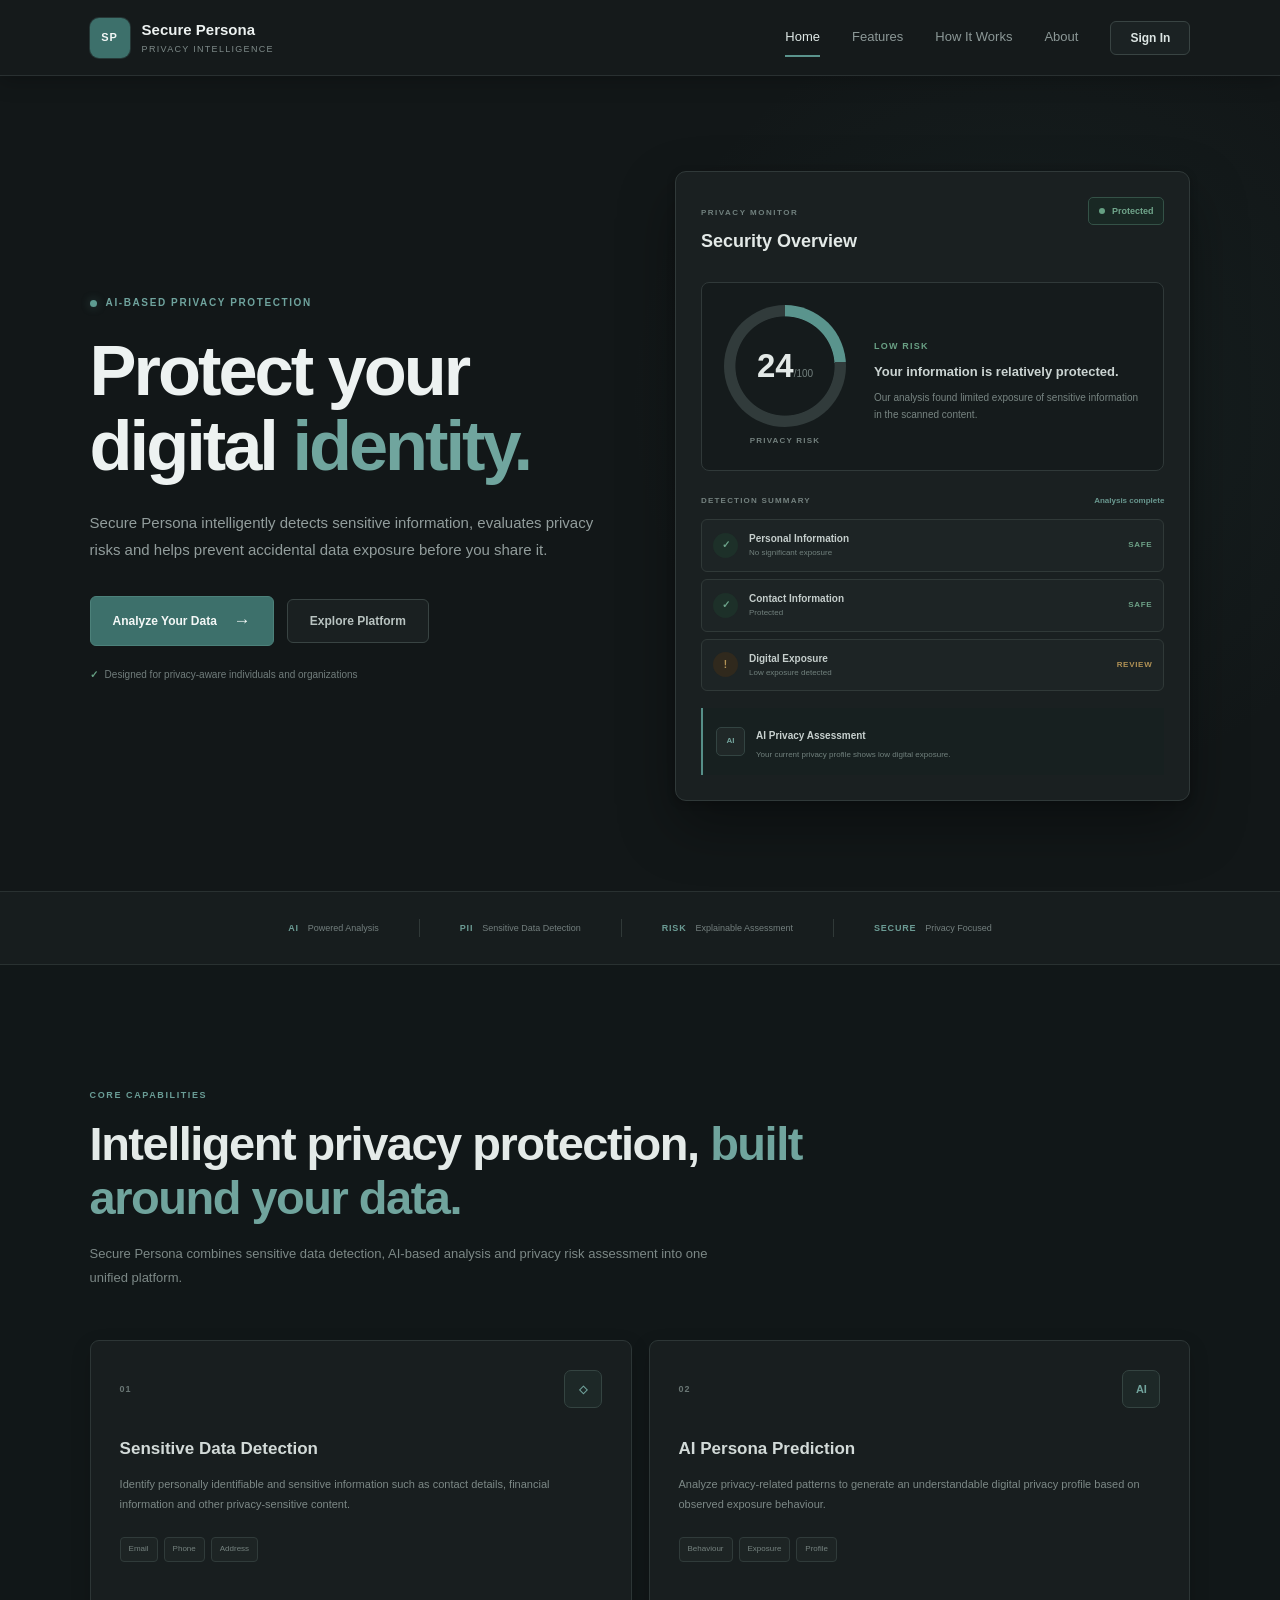
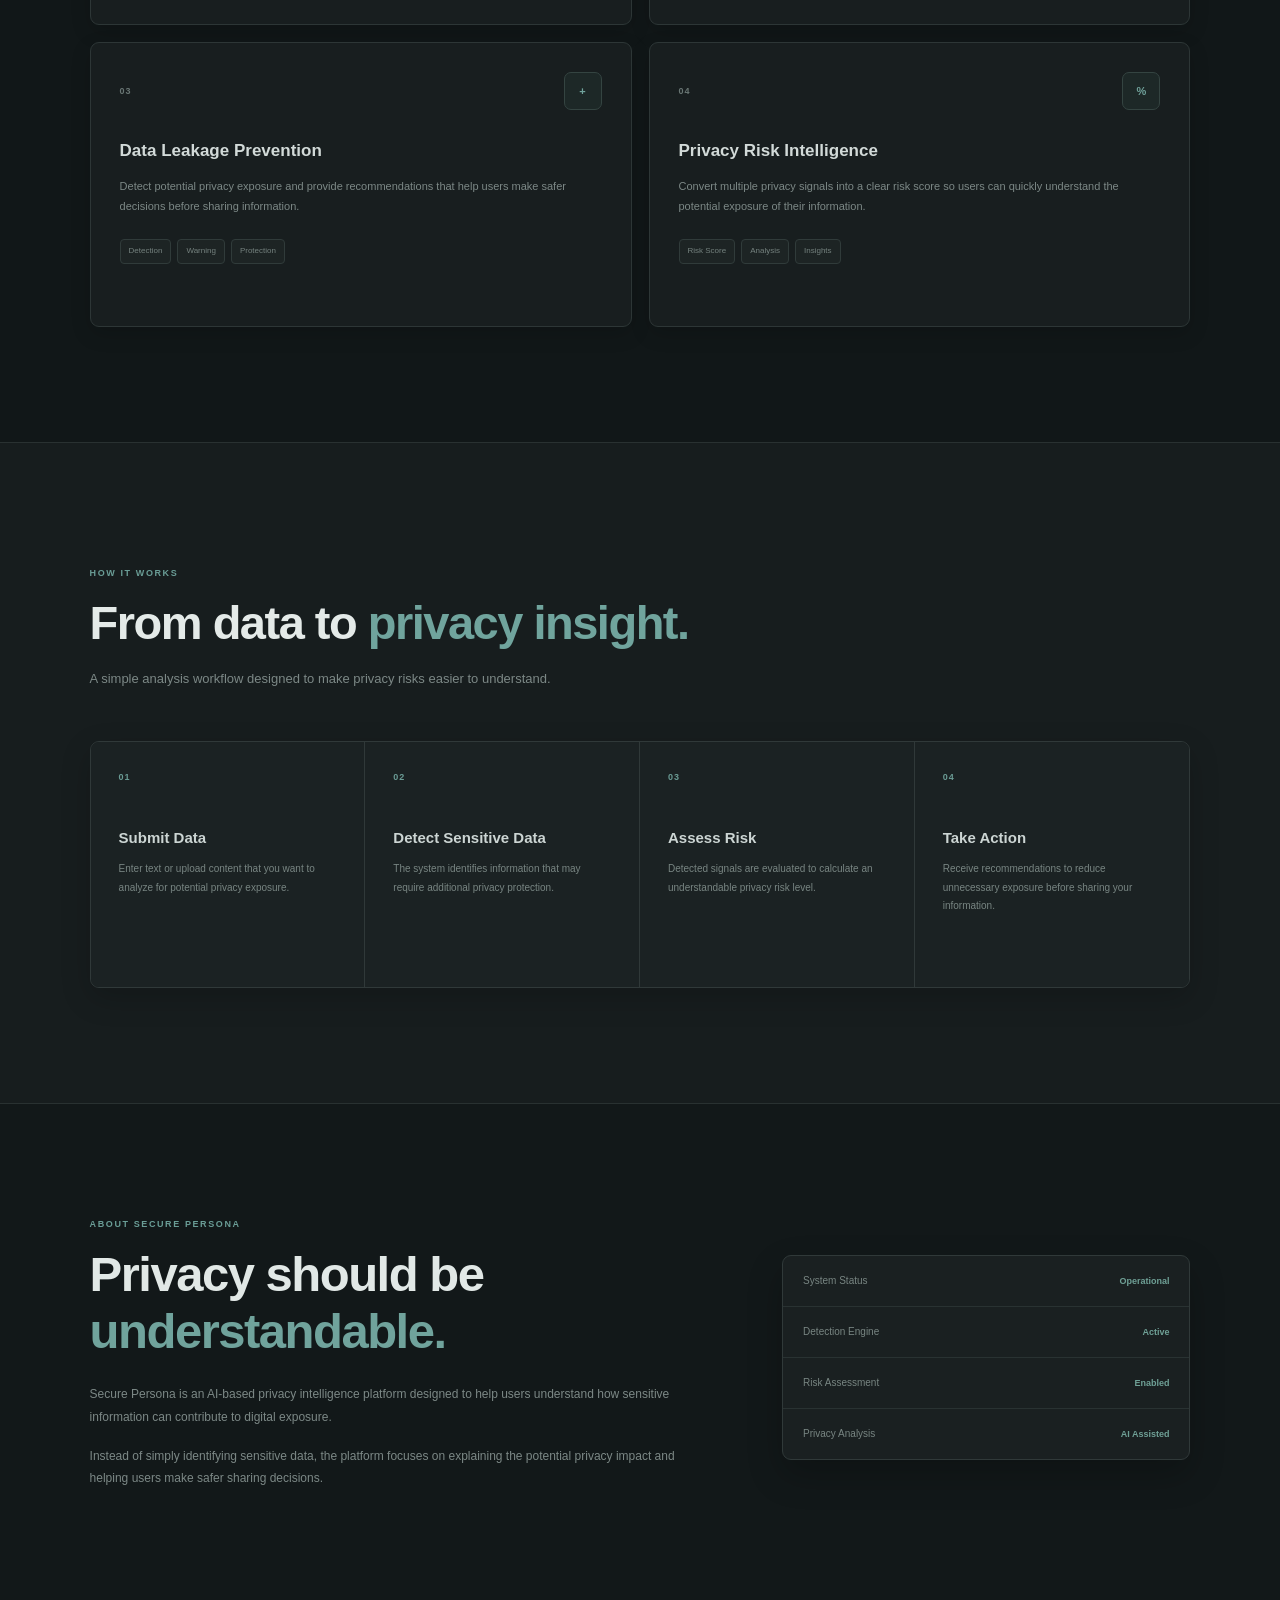
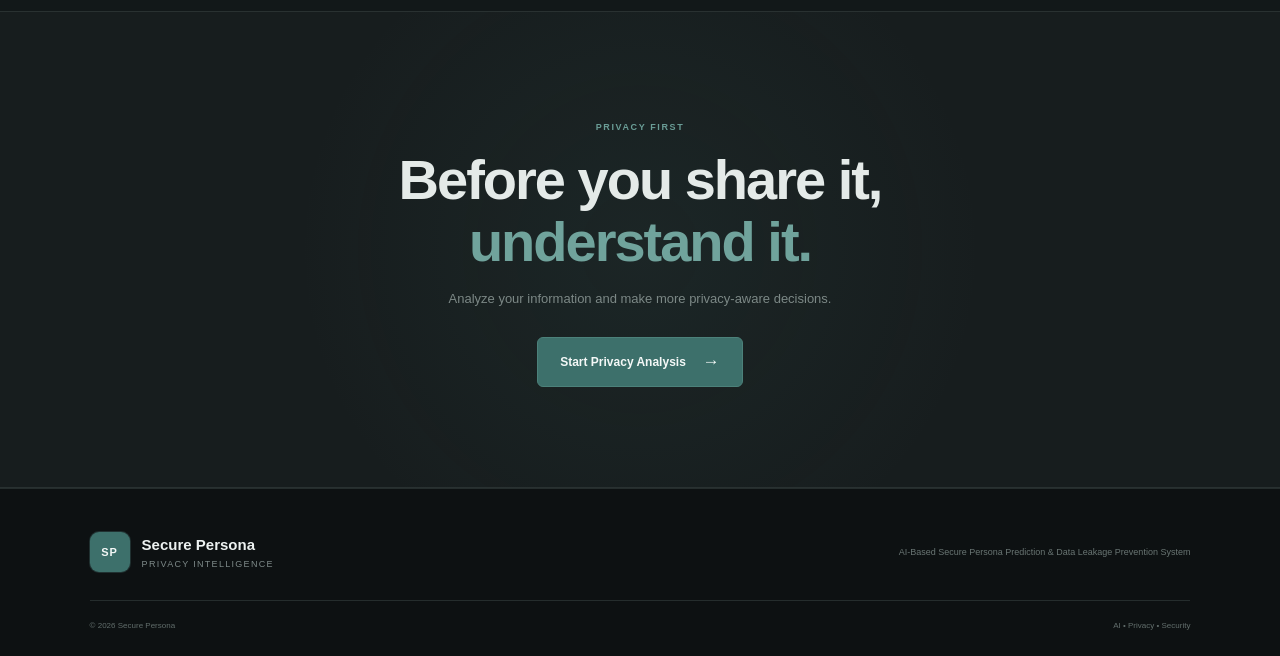
<file: frontend/index.html>
<!DOCTYPE html>
<html lang="en">

<head>
    <meta charset="UTF-8">
    <meta name="viewport" content="width=device-width, initial-scale=1.0">

    <title>Secure Persona | Privacy Risk Detection</title>

    <link rel="stylesheet" href="css/style.css">
</head>

<body>

    <!-- NAVIGATION -->

    <header class="navbar">

        <div class="brand">
            <div class="brand-mark">SP</div>

            <div class="brand-text">
                <strong>Secure Persona</strong>
                <span>Privacy Intelligence</span>
            </div>
        </div>

        <nav class="nav-links">

            <a href="#home" class="active">Home</a>
            <a href="#features">Features</a>
            <a href="#how-it-works">How It Works</a>
            <a href="#about">About</a>

            <button class="nav-login" onclick="goToLogin()">
                Sign In
            </button>

        </nav>

    </header>


    <!-- HERO SECTION -->

    <main>

        <section class="hero" id="home">

            <div class="hero-content">

                <div class="eyebrow">
                    <span class="eyebrow-dot"></span>
                    AI-BASED PRIVACY PROTECTION
                </div>

                <h1>
                    Protect your digital
                    <span>identity.</span>
                </h1>

                <p class="hero-text">

                    Secure Persona intelligently detects sensitive
                    information, evaluates privacy risks and helps
                    prevent accidental data exposure before you share it.

                </p>

                <div class="hero-actions">

                    <button class="primary-button" onclick="startScanning()">
                        Analyze Your Data
                        <span>→</span>
                    </button>

                    <button class="secondary-button" onclick="learnMore()">
                        Explore Platform
                    </button>

                </div>

                <div class="hero-note">

                    <span>✓</span>
                    Designed for privacy-aware individuals and organizations

                </div>

            </div>


            <!-- DASHBOARD PREVIEW -->

            <div class="dashboard-container">

                <div class="dashboard">

                    <div class="dashboard-header">

                        <div class="dashboard-title">

                            <span class="small-label">
                                PRIVACY MONITOR
                            </span>

                            <h3>
                                Security Overview
                            </h3>

                        </div>

                        <div class="protected-badge">
                            <span></span>
                            Protected
                        </div>

                    </div>


                    <!-- RISK SCORE -->

                    <div class="risk-section">

                        <div class="risk-score">

                            <div class="score-ring">

                                <div class="score-center">

                                    <strong>24</strong>

                                    <span>/100</span>

                                </div>

                            </div>

                            <span class="score-label">
                                PRIVACY RISK
                            </span>

                        </div>


                        <div class="risk-details">

                            <span class="risk-status">
                                LOW RISK
                            </span>

                            <h4>
                                Your information is relatively protected.
                            </h4>

                            <p>
                                Our analysis found limited exposure of
                                sensitive information in the scanned content.
                            </p>

                        </div>

                    </div>


                    <!-- ANALYSIS -->

                    <div class="analysis-header">

                        <span>
                            DETECTION SUMMARY
                        </span>

                        <span class="analysis-status">
                            Analysis complete
                        </span>

                    </div>


                    <div class="analysis-list">

                        <div class="analysis-item">

                            <div class="analysis-icon">
                                ✓
                            </div>

                            <div class="analysis-info">

                                <strong>
                                    Personal Information
                                </strong>

                                <span>
                                    No significant exposure
                                </span>

                            </div>

                            <span class="safe-label">
                                SAFE
                            </span>

                        </div>


                        <div class="analysis-item">

                            <div class="analysis-icon">
                                ✓
                            </div>

                            <div class="analysis-info">

                                <strong>
                                    Contact Information
                                </strong>

                                <span>
                                    Protected
                                </span>

                            </div>

                            <span class="safe-label">
                                SAFE
                            </span>

                        </div>


                        <div class="analysis-item warning-item">

                            <div class="analysis-icon warning-icon">
                                !
                            </div>

                            <div class="analysis-info">

                                <strong>
                                    Digital Exposure
                                </strong>

                                <span>
                                    Low exposure detected
                                </span>

                            </div>

                            <span class="warning-label">
                                REVIEW
                            </span>

                        </div>

                    </div>


                    <!-- AI ASSESSMENT -->

                    <div class="ai-assessment">

                        <div class="ai-symbol">
                            AI
                        </div>

                        <div>

                            <strong>
                                AI Privacy Assessment
                            </strong>

                            <p>
                                Your current privacy profile shows
                                low digital exposure.
                            </p>

                        </div>

                    </div>

                </div>

            </div>

        </section>


        <!-- TRUST BAR -->

        <section class="trust-section">

            <div class="trust-item">

                <strong>AI</strong>
                <span>Powered Analysis</span>

            </div>

            <div class="trust-line"></div>

            <div class="trust-item">

                <strong>PII</strong>
                <span>Sensitive Data Detection</span>

            </div>

            <div class="trust-line"></div>

            <div class="trust-item">

                <strong>RISK</strong>
                <span>Explainable Assessment</span>

            </div>

            <div class="trust-line"></div>

            <div class="trust-item">

                <strong>SECURE</strong>
                <span>Privacy Focused</span>

            </div>

        </section>


        <!-- FEATURES -->

        <section class="features-section" id="features">

            <div class="section-heading">

                <span class="section-label">
                    CORE CAPABILITIES
                </span>

                <h2>
                    Intelligent privacy protection,
                    <span>built around your data.</span>
                </h2>

                <p>
                    Secure Persona combines sensitive data detection,
                    AI-based analysis and privacy risk assessment into
                    one unified platform.
                </p>

            </div>


            <div class="feature-grid">


                <article class="feature-card">

                    <div class="feature-top">

                        <span class="feature-number">
                            01
                        </span>

                        <div class="feature-icon">
                            ◇
                        </div>

                    </div>

                    <h3>
                        Sensitive Data Detection
                    </h3>

                    <p>
                        Identify personally identifiable and sensitive
                        information such as contact details, financial
                        information and other privacy-sensitive content.
                    </p>

                    <div class="feature-tags">

                        <span>Email</span>
                        <span>Phone</span>
                        <span>Address</span>

                    </div>

                </article>


                <article class="feature-card">

                    <div class="feature-top">

                        <span class="feature-number">
                            02
                        </span>

                        <div class="feature-icon">
                            AI
                        </div>

                    </div>

                    <h3>
                        AI Persona Prediction
                    </h3>

                    <p>
                        Analyze privacy-related patterns to generate
                        an understandable digital privacy profile
                        based on observed exposure behaviour.
                    </p>

                    <div class="feature-tags">

                        <span>Behaviour</span>
                        <span>Exposure</span>
                        <span>Profile</span>

                    </div>

                </article>


                <article class="feature-card">

                    <div class="feature-top">

                        <span class="feature-number">
                            03
                        </span>

                        <div class="feature-icon">
                            +
                        </div>

                    </div>

                    <h3>
                        Data Leakage Prevention
                    </h3>

                    <p>
                        Detect potential privacy exposure and provide
                        recommendations that help users make safer
                        decisions before sharing information.
                    </p>

                    <div class="feature-tags">

                        <span>Detection</span>
                        <span>Warning</span>
                        <span>Protection</span>

                    </div>

                </article>


                <article class="feature-card">

                    <div class="feature-top">

                        <span class="feature-number">
                            04
                        </span>

                        <div class="feature-icon">
                            %
                        </div>

                    </div>

                    <h3>
                        Privacy Risk Intelligence
                    </h3>

                    <p>
                        Convert multiple privacy signals into a clear
                        risk score so users can quickly understand
                        the potential exposure of their information.
                    </p>

                    <div class="feature-tags">

                        <span>Risk Score</span>
                        <span>Analysis</span>
                        <span>Insights</span>

                    </div>

                </article>

            </div>

        </section>


        <!-- HOW IT WORKS -->

        <section class="process-section" id="how-it-works">

            <div class="section-heading">

                <span class="section-label">
                    HOW IT WORKS
                </span>

                <h2>
                    From data to
                    <span>privacy insight.</span>
                </h2>

                <p>
                    A simple analysis workflow designed to make
                    privacy risks easier to understand.
                </p>

            </div>


            <div class="process-grid">

                <div class="process-card">

                    <span class="process-number">
                        01
                    </span>

                    <h3>
                        Submit Data
                    </h3>

                    <p>
                        Enter text or upload content that you want
                        to analyze for potential privacy exposure.
                    </p>

                </div>


                <div class="process-card">

                    <span class="process-number">
                        02
                    </span>

                    <h3>
                        Detect Sensitive Data
                    </h3>

                    <p>
                        The system identifies information that may
                        require additional privacy protection.
                    </p>

                </div>


                <div class="process-card">

                    <span class="process-number">
                        03
                    </span>

                    <h3>
                        Assess Risk
                    </h3>

                    <p>
                        Detected signals are evaluated to calculate
                        an understandable privacy risk level.
                    </p>

                </div>


                <div class="process-card">

                    <span class="process-number">
                        04
                    </span>

                    <h3>
                        Take Action
                    </h3>

                    <p>
                        Receive recommendations to reduce unnecessary
                        exposure before sharing your information.
                    </p>

                </div>

            </div>

        </section>


        <!-- ABOUT -->

        <section class="about-section" id="about">

            <div class="about-content">

                <span class="section-label">
                    ABOUT SECURE PERSONA
                </span>

                <h2>
                    Privacy should be
                    <span>understandable.</span>
                </h2>

                <p>
                    Secure Persona is an AI-based privacy intelligence
                    platform designed to help users understand how
                    sensitive information can contribute to digital
                    exposure.
                </p>

                <p>
                    Instead of simply identifying sensitive data,
                    the platform focuses on explaining the potential
                    privacy impact and helping users make safer
                    sharing decisions.
                </p>

            </div>


            <div class="about-panel">

                <div class="panel-row">

                    <span>
                        System Status
                    </span>

                    <strong>
                        Operational
                    </strong>

                </div>

                <div class="panel-row">

                    <span>
                        Detection Engine
                    </span>

                    <strong>
                        Active
                    </strong>

                </div>

                <div class="panel-row">

                    <span>
                        Risk Assessment
                    </span>

                    <strong>
                        Enabled
                    </strong>

                </div>

                <div class="panel-row">

                    <span>
                        Privacy Analysis
                    </span>

                    <strong>
                        AI Assisted
                    </strong>

                </div>

            </div>

        </section>


        <!-- CTA -->

        <section class="cta-section">

            <div class="cta-content">

                <span class="section-label">
                    PRIVACY FIRST
                </span>

                <h2>
                    Before you share it,
                    <span>understand it.</span>
                </h2>

                <p>
                    Analyze your information and make more
                    privacy-aware decisions.
                </p>

                <button class="primary-button" onclick="startScanning()">
                    Start Privacy Analysis
                    <span>→</span>
                </button>

            </div>

        </section>

    </main>


    <!-- FOOTER -->

    <footer class="footer">

        <div class="footer-main">

            <div class="brand">

                <div class="brand-mark">
                    SP
                </div>

                <div class="brand-text">

                    <strong>
                        Secure Persona
                    </strong>

                    <span>
                        Privacy Intelligence
                    </span>

                </div>

            </div>


            <p>
                AI-Based Secure Persona Prediction &
                Data Leakage Prevention System
            </p>

        </div>


        <div class="footer-bottom">

            <span>
                © 2026 Secure Persona
            </span>

            <span>
                AI • Privacy • Security
            </span>

        </div>

    </footer>


    <script src="js/script.js"></script>

</body>

</html>
</file>
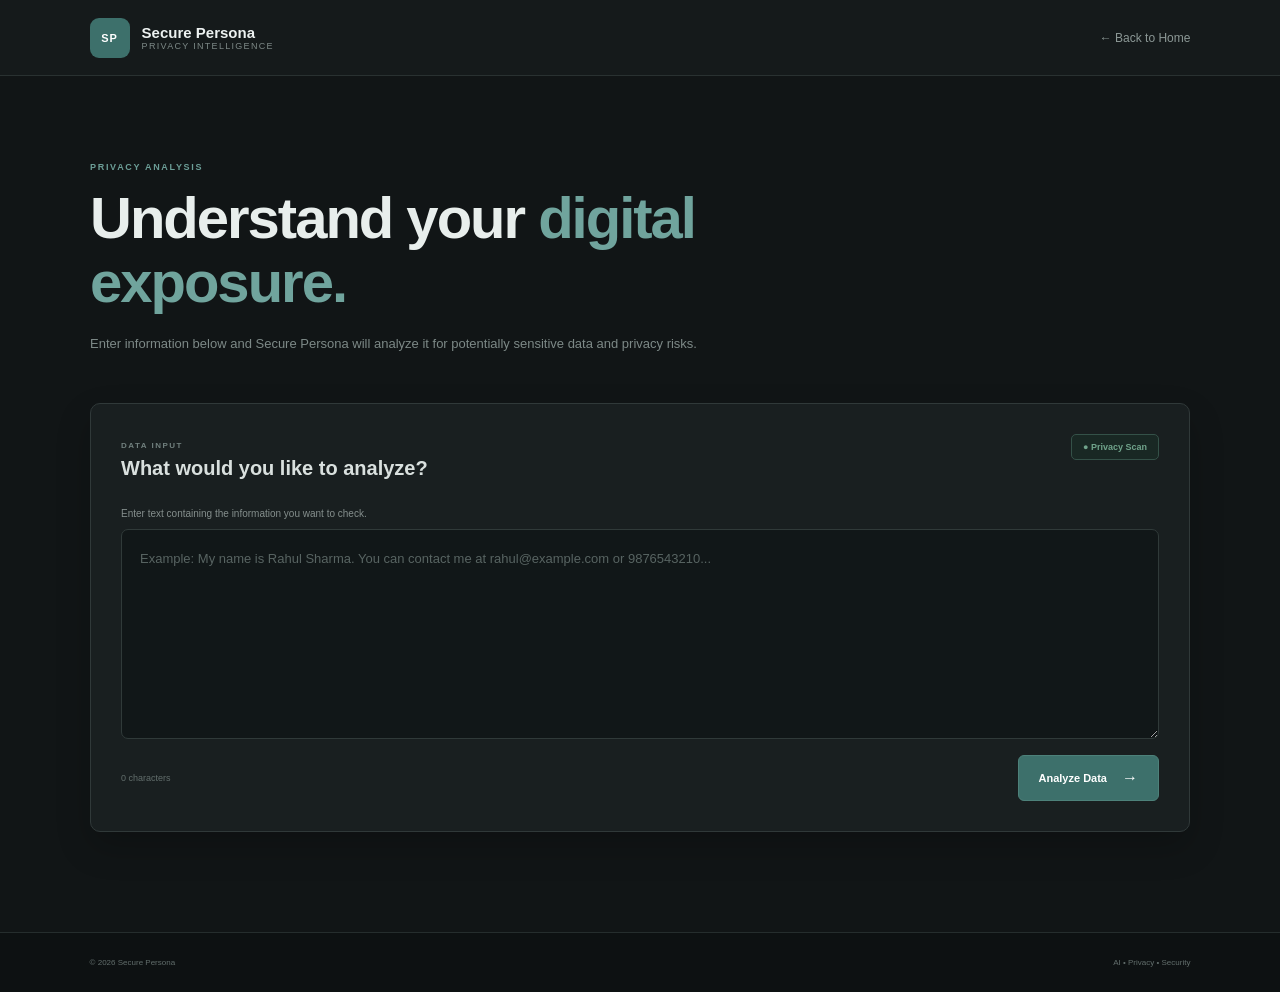
<file: frontend/analysis.html>
<!DOCTYPE html>
<html lang="en">

<head>

    <meta charset="UTF-8">

    <meta name="viewport" content="width=device-width, initial-scale=1.0">

    <title>Secure Persona | Privacy Analysis</title>

    <link rel="stylesheet" href="css/analysis.css">

</head>


<body>


    <!-- =========================
         NAVBAR
    ========================== -->

    <header class="analysis-navbar">

        <div class="brand">

            <div class="brand-mark">
                SP
            </div>

            <div class="brand-text">

                <strong>
                    Secure Persona
                </strong>

                <span>
                    Privacy Intelligence
                </span>

            </div>

        </div>


        <a href="index.html" class="back-link">
            ← Back to Home
        </a>

    </header>



    <!-- =========================
         MAIN
    ========================== -->

    <main class="analysis-page">


        <!-- PAGE INTRO -->

        <section class="analysis-intro">

            <span class="section-label">
                PRIVACY ANALYSIS
            </span>

            <h1>
                Understand your
                <span>digital exposure.</span>
            </h1>

            <p>
                Enter information below and Secure Persona will
                analyze it for potentially sensitive data and
                privacy risks.
            </p>

        </section>



        <!-- =========================
             INPUT AREA
        ========================== -->

        <section class="scanner-card">


            <div class="scanner-header">

                <div>

                    <span class="small-label">
                        DATA INPUT
                    </span>

                    <h2>
                        What would you like to analyze?
                    </h2>

                </div>

                <span class="secure-indicator">
                    ● Privacy Scan
                </span>

            </div>



            <div class="input-area">

                <label for="dataInput">
                    Enter text containing the information you want
                    to check.
                </label>


                <textarea
                    id="dataInput"
                    placeholder="Example: My name is Rahul Sharma. You can contact me at rahul@example.com or 9876543210..."
                ></textarea>


                <div class="input-footer">

                    <span id="characterCount">
                        0 characters
                    </span>

                    <button
                        class="analyze-button"
                        onclick="analyzeData()"
                    >

                        Analyze Data

                        <span>
                            →
                        </span>

                    </button>

                </div>

            </div>


        </section>



        <!-- =========================
             ANALYSIS RESULT
        ========================== -->

        <section
            class="results-section"
            id="resultsSection"
        >


            <div class="results-header">

                <div>

                    <span class="small-label">
                        ANALYSIS RESULT
                    </span>

                    <h2>
                        Privacy assessment
                    </h2>

                </div>

                <span
                    class="result-status"
                    id="resultStatus"
                >
                    Waiting for analysis
                </span>

            </div>



            <!-- RISK OVERVIEW -->

            <div class="result-grid">


                <div class="risk-card">

                    <span class="card-label">
                        PRIVACY RISK SCORE
                    </span>


                    <div class="risk-number">

                        <strong id="riskScore">
                            --
                        </strong>

                        <span>
                            /100
                        </span>

                    </div>


                    <div class="risk-bar">

                        <div
                            id="riskBar"
                            class="risk-progress"
                        ></div>

                    </div>


                    <span
                        id="riskLevel"
                        class="risk-level"
                    >
                        Not analyzed
                    </span>

                </div>



                <!-- PERSONA -->

                <div class="persona-card">

                    <span class="card-label">
                        AI PRIVACY PERSONA
                    </span>


                    <h3 id="personaResult">
                        —
                    </h3>


                    <p id="personaDescription">
                        Your privacy persona will appear here
                        after analysis.
                    </p>

                </div>

            </div>



            <!-- DETECTED DATA -->

            <div class="detected-card">

                <div class="detected-header">

                    <div>

                        <span class="card-label">
                            SENSITIVE DATA
                        </span>

                        <h3>
                            Detected information
                        </h3>

                    </div>

                    <span id="detectedCount">
                        0 items
                    </span>

                </div>


                <div
                    id="detectedData"
                    class="detected-list"
                >

                    <div class="empty-result">
                        No analysis performed yet.
                    </div>

                </div>

            </div>



            <!-- RECOMMENDATIONS -->

            <div class="recommendation-card">

                <div class="recommendation-icon">
                    AI
                </div>


                <div>

                    <span class="card-label">
                        PRIVACY RECOMMENDATION
                    </span>

                    <h3 id="recommendationTitle">
                        Recommendations will appear here
                    </h3>

                    <p id="recommendationText">
                        Analyze your information to receive
                        privacy recommendations.
                    </p>

                </div>

            </div>


        </section>


    </main>



    <!-- =========================
         FOOTER
    ========================== -->

    <footer class="analysis-footer">

        <span>
            © 2026 Secure Persona
        </span>

        <span>
            AI • Privacy • Security
        </span>

    </footer>



    <script src="js/analysis.js"></script>

</body>

</html>
</file>
<file: frontend/css/style.css>
/* =========================================================
   SECURE PERSONA
   Dark Premium Cybersecurity Theme
   ========================================================= */

* {
    margin: 0;
    padding: 0;
    box-sizing: border-box;
}

html {
    scroll-behavior: smooth;
}

body {
    font-family: "Segoe UI", Arial, sans-serif;
    background: #111516;
    color: #e7eceb;
    line-height: 1.6;
    overflow-x: hidden;
}

button,
a {
    font-family: inherit;
}

button {
    cursor: pointer;
}

a {
    text-decoration: none;
    color: inherit;
}


/* =========================================================
   NAVBAR
   ========================================================= */

.navbar {
    position: sticky;
    top: 0;
    z-index: 1000;

    height: 76px;

    display: flex;
    align-items: center;
    justify-content: space-between;

    padding: 0 7%;

    background: #151a1b;

    border-bottom: 1px solid #293031;

    box-shadow: 0 4px 20px rgba(0, 0, 0, 0.25);
}


/* BRAND */

.brand {
    display: flex;
    align-items: center;
    gap: 12px;
}

.brand-mark {
    width: 40px;
    height: 40px;

    display: flex;
    align-items: center;
    justify-content: center;

    border-radius: 9px;

    background: #3d706b;

    color: #f3f7f6;

    font-size: 11px;
    font-weight: 700;

    letter-spacing: 1px;

    box-shadow: 0 0 0 1px rgba(90, 145, 138, 0.25);
}

.brand-text {
    display: flex;
    flex-direction: column;
}

.brand-text strong {
    color: #edf2f1;

    font-size: 15px;
    font-weight: 650;
}

.brand-text span {
    color: #7e8a89;

    font-size: 9px;
    letter-spacing: 1.3px;

    text-transform: uppercase;
}


/* NAVIGATION */

.nav-links {
    display: flex;
    align-items: center;

    gap: 32px;
}

.nav-links a {
    position: relative;

    color: #8c9897;

    font-size: 13px;
    font-weight: 500;

    transition: 0.2s ease;
}

.nav-links a:hover,
.nav-links a.active {
    color: #dfe8e6;
}

.nav-links a.active::after {
    content: "";

    position: absolute;

    left: 0;
    right: 0;
    bottom: -9px;

    height: 2px;

    background: #5b948d;
}


/* SIGN IN */

.nav-login {
    padding: 9px 19px;

    border: 1px solid #394443;
    border-radius: 6px;

    background: #1b2223;

    color: #dce5e3;

    font-size: 12px;
    font-weight: 600;

    transition: 0.2s ease;
}

.nav-login:hover {
    background: #24302f;

    border-color: #526763;
}


/* =========================================================
   HERO
   ========================================================= */

.hero {
    min-height: 680px;

    display: grid;

    grid-template-columns: 1fr 1fr;

    align-items: center;

    gap: 70px;

    padding: 95px 7% 90px;

    background:
        radial-gradient(
            circle at 80% 40%,
            rgba(62, 112, 107, 0.10),
            transparent 35%
        ),
        #121718;
}


/* HERO CONTENT */

.hero-content {
    max-width: 650px;
}


/* EYEBROW */

.eyebrow {
    display: inline-flex;
    align-items: center;

    gap: 9px;

    margin-bottom: 23px;

    color: #6fa39d;

    font-size: 10px;
    font-weight: 700;

    letter-spacing: 1.6px;
}

.eyebrow-dot {
    width: 7px;
    height: 7px;

    border-radius: 50%;

    background: #5e9b91;

    box-shadow: 0 0 10px rgba(94, 155, 145, 0.4);
}


/* HERO HEADING */

.hero h1 {
    max-width: 650px;

    margin-bottom: 25px;

    color: #edf2f1;

    font-size: clamp(48px, 5.5vw, 72px);

    line-height: 1.06;

    font-weight: 650;

    letter-spacing: -3px;
}

.hero h1 span {
    color: #70a59e;
}


/* HERO TEXT */

.hero-text {
    max-width: 585px;

    margin-bottom: 32px;

    color: #929d9c;

    font-size: 15px;

    line-height: 1.85;
}


/* HERO BUTTONS */

.hero-actions {
    display: flex;
    align-items: center;

    gap: 13px;

    margin-bottom: 21px;
}

.primary-button {
    display: inline-flex;
    align-items: center;
    justify-content: center;

    gap: 17px;

    padding: 14px 22px;

    border: 1px solid #4c817a;
    border-radius: 6px;

    background: #3d706b;

    color: #f4f8f7;

    font-size: 12px;
    font-weight: 600;

    transition: 0.25s ease;
}

.primary-button:hover {
    background: #4b827b;

    transform: translateY(-2px);

    box-shadow: 0 10px 25px rgba(52, 104, 98, 0.25);
}

.primary-button span {
    font-size: 17px;
}

.secondary-button {
    padding: 14px 22px;

    border: 1px solid #394443;
    border-radius: 6px;

    background: #1a2021;

    color: #b9c3c1;

    font-size: 12px;
    font-weight: 600;

    transition: 0.2s ease;
}

.secondary-button:hover {
    background: #222a2a;

    border-color: #526360;
}


/* HERO NOTE */

.hero-note {
    display: flex;
    align-items: center;

    gap: 7px;

    color: #717d7c;

    font-size: 10px;
}

.hero-note span {
    color: #66a083;

    font-weight: 700;
}


/* =========================================================
   DASHBOARD
   ========================================================= */

.dashboard-container {
    display: flex;
    justify-content: center;
}

.dashboard {
    width: 100%;
    max-width: 540px;

    padding: 25px;

    background: #1a2021;

    border: 1px solid #303939;

    border-radius: 11px;

    box-shadow:
        0 25px 55px rgba(0, 0, 0, 0.35),
        0 2px 8px rgba(0, 0, 0, 0.2);
}


/* DASHBOARD HEADER */

.dashboard-header {
    display: flex;
    align-items: flex-start;
    justify-content: space-between;

    margin-bottom: 27px;
}

.small-label {
    color: #71807e;

    font-size: 8px;
    font-weight: 700;

    letter-spacing: 1.5px;
}

.dashboard-title h3 {
    margin-top: 4px;

    color: #e3e9e7;

    font-size: 18px;
    font-weight: 600;
}

.protected-badge {
    display: flex;
    align-items: center;

    gap: 7px;

    padding: 6px 10px;

    border: 1px solid #345247;
    border-radius: 5px;

    background: #192824;

    color: #70a58b;

    font-size: 9px;
    font-weight: 600;
}

.protected-badge span {
    width: 6px;
    height: 6px;

    border-radius: 50%;

    background: #66a083;
}


/* =========================================================
   RISK SECTION
   ========================================================= */

.risk-section {
    display: flex;
    align-items: center;

    gap: 28px;

    padding: 22px;

    margin-bottom: 24px;

    border: 1px solid #303939;

    border-radius: 8px;

    background: #151b1c;
}


/* SCORE */

.risk-score {
    display: flex;
    flex-direction: column;
    align-items: center;

    flex-shrink: 0;
}

.score-ring {
    width: 122px;
    height: 122px;

    display: flex;
    align-items: center;
    justify-content: center;

    border-radius: 50%;

    background:
        radial-gradient(
            circle,
            #151b1c 57%,
            transparent 58%
        ),
        conic-gradient(
            #5a948d 0deg,
            #5a948d 86deg,
            #313b3b 86deg,
            #313b3b 360deg
        );
}

.score-center {
    display: flex;
    align-items: baseline;
}

.score-center strong {
    color: #e3e9e7;

    font-size: 33px;
    font-weight: 600;
}

.score-center span {
    color: #74817f;

    font-size: 10px;
}

.score-label {
    margin-top: 8px;

    color: #73807e;

    font-size: 8px;
    font-weight: 700;

    letter-spacing: 1.2px;
}


/* RISK DETAILS */

.risk-details {
    flex: 1;
}

.risk-status {
    color: #69a084;

    font-size: 9px;
    font-weight: 700;

    letter-spacing: 1.2px;
}

.risk-details h4 {
    margin: 6px 0;

    color: #cbd4d2;

    font-size: 13px;
    font-weight: 600;
}

.risk-details p {
    color: #788582;

    font-size: 10px;

    line-height: 1.7;
}


/* =========================================================
   ANALYSIS
   ========================================================= */

.analysis-header {
    display: flex;
    align-items: center;
    justify-content: space-between;

    margin-bottom: 11px;

    color: #74817f;

    font-size: 8px;
    font-weight: 700;

    letter-spacing: 1.2px;
}

.analysis-status {
    color: #69978f;

    font-size: 8px;

    letter-spacing: 0;

    text-transform: none;
}

.analysis-list {
    display: flex;
    flex-direction: column;

    gap: 7px;

    margin-bottom: 17px;
}

.analysis-item {
    display: flex;
    align-items: center;

    gap: 11px;

    padding: 11px;

    border: 1px solid #303938;

    border-radius: 6px;

    background: #1d2425;
}

.analysis-icon {
    width: 25px;
    height: 25px;

    display: flex;
    align-items: center;
    justify-content: center;

    border-radius: 50%;

    background: #1d3029;

    color: #6da48a;

    font-size: 10px;
    font-weight: 700;
}

.warning-icon {
    background: #30291d;

    color: #b39356;
}

.analysis-info {
    display: flex;
    flex-direction: column;

    flex: 1;
}

.analysis-info strong {
    color: #c5cecc;

    font-size: 10px;
    font-weight: 600;
}

.analysis-info span {
    color: #71807d;

    font-size: 8px;
}

.safe-label,
.warning-label {
    color: #6da187;

    font-size: 8px;
    font-weight: 700;

    letter-spacing: 0.7px;
}

.warning-label {
    color: #b09155;
}


/* AI ASSESSMENT */

.ai-assessment {
    display: flex;
    align-items: center;

    gap: 11px;

    padding: 13px;

    border-left: 2px solid #568f88;

    background: #172020;
}

.ai-symbol {
    width: 29px;
    height: 29px;

    display: flex;
    align-items: center;
    justify-content: center;

    border: 1px solid #334442;

    border-radius: 5px;

    background: #202828;

    color: #73a39c;

    font-size: 8px;
    font-weight: 700;
}

.ai-assessment strong {
    color: #c8d1cf;

    font-size: 10px;
    font-weight: 600;
}

.ai-assessment p {
    margin-top: 2px;

    color: #71807d;

    font-size: 8px;
}


/* =========================================================
   TRUST SECTION
   ========================================================= */

.trust-section {
    display: flex;
    align-items: center;
    justify-content: center;

    gap: 40px;

    padding: 27px 7%;

    background: #171d1e;

    border-top: 1px solid #293131;
    border-bottom: 1px solid #293131;
}

.trust-item {
    display: flex;
    align-items: center;

    gap: 9px;
}

.trust-item strong {
    color: #6b9b94;

    font-size: 9px;
    font-weight: 700;

    letter-spacing: 0.8px;
}

.trust-item span {
    color: #737f7e;

    font-size: 9px;
}

.trust-line {
    width: 1px;
    height: 18px;

    background: #303938;
}


/* =========================================================
   COMMON SECTION
   ========================================================= */

.features-section,
.process-section {
    padding: 115px 7%;
}

.section-heading {
    max-width: 760px;

    margin-bottom: 50px;
}

.section-label {
    display: inline-block;

    margin-bottom: 15px;

    color: #6a9d96;

    font-size: 9px;
    font-weight: 700;

    letter-spacing: 1.6px;
}

.section-heading h2 {
    margin-bottom: 17px;

    color: #e4eae8;

    font-size: clamp(32px, 4vw, 47px);

    line-height: 1.15;

    letter-spacing: -1.5px;

    font-weight: 600;
}

.section-heading h2 span {
    color: #70a49d;
}

.section-heading p {
    max-width: 650px;

    color: #7c8886;

    font-size: 13px;

    line-height: 1.85;
}


/* =========================================================
   FEATURES
   ========================================================= */

.features-section {
    background: #111718;

    border-bottom: 1px solid #293131;
}

.feature-grid {
    display: grid;

    grid-template-columns: repeat(2, 1fr);

    gap: 17px;
}

.feature-card {
    min-height: 285px;

    padding: 29px;

    border: 1px solid #2d3636;

    border-radius: 9px;

    background: #181e1f;

    box-shadow: 0 7px 20px rgba(0, 0, 0, 0.15);

    transition: 0.25s ease;
}

.feature-card:hover {
    transform: translateY(-4px);

    border-color: #46645f;

    background: #1b2323;

    box-shadow: 0 15px 35px rgba(0, 0, 0, 0.25);
}

.feature-top {
    display: flex;
    align-items: center;
    justify-content: space-between;

    margin-bottom: 27px;
}

.feature-number {
    color: #697674;

    font-size: 9px;
    font-weight: 700;

    letter-spacing: 1px;
}

.feature-icon {
    width: 38px;
    height: 38px;

    display: flex;
    align-items: center;
    justify-content: center;

    border: 1px solid #344441;

    border-radius: 7px;

    background: #1d2827;

    color: #71a39c;

    font-size: 11px;
    font-weight: 700;
}

.feature-card h3 {
    margin-bottom: 11px;

    color: #d2dad8;

    font-size: 17px;
    font-weight: 600;
}

.feature-card p {
    color: #7c8886;

    font-size: 11px;

    line-height: 1.85;
}

.feature-tags {
    display: flex;
    flex-wrap: wrap;

    gap: 6px;

    margin-top: 23px;
}

.feature-tags span {
    padding: 5px 8px;

    border: 1px solid #303b3a;

    border-radius: 4px;

    background: #1d2424;

    color: #75827f;

    font-size: 8px;
}


/* =========================================================
   HOW IT WORKS
   ========================================================= */

.process-section {
    background: #171d1e;

    border-bottom: 1px solid #293131;
}

.process-grid {
    display: grid;

    grid-template-columns: repeat(4, 1fr);

    border: 1px solid #303939;

    border-radius: 9px;

    overflow: hidden;

    box-shadow: 0 10px 30px rgba(0, 0, 0, 0.18);
}

.process-card {
    min-height: 245px;

    padding: 28px;

    border-right: 1px solid #303939;

    background: #1b2223;

    transition: 0.2s ease;
}

.process-card:last-child {
    border-right: none;
}

.process-card:hover {
    background: #202929;
}

.process-number {
    display: block;

    margin-bottom: 42px;

    color: #6a9b94;

    font-size: 9px;
    font-weight: 700;

    letter-spacing: 1px;
}

.process-card h3 {
    margin-bottom: 10px;

    color: #ccd5d3;

    font-size: 15px;
    font-weight: 600;
}

.process-card p {
    color: #788582;

    font-size: 10px;

    line-height: 1.85;
}


/* =========================================================
   ABOUT
   ========================================================= */

.about-section {
    display: grid;

    grid-template-columns: 1.2fr 0.8fr;

    gap: 80px;

    padding: 105px 7%;

    background: #121819;

    border-bottom: 1px solid #293131;
}

.about-content {
    max-width: 680px;
}

.about-content h2 {
    margin-bottom: 24px;

    color: #e1e8e6;

    font-size: clamp(34px, 4vw, 49px);

    line-height: 1.15;

    letter-spacing: -1.5px;

    font-weight: 600;
}

.about-content h2 span {
    color: #70a39c;
}

.about-content p {
    margin-bottom: 16px;

    color: #7c8886;

    font-size: 12px;

    line-height: 1.9;
}


/* ABOUT PANEL */

.about-panel {
    align-self: center;

    border: 1px solid #303939;

    border-radius: 9px;

    background: #1a2021;

    overflow: hidden;

    box-shadow: 0 15px 35px rgba(0, 0, 0, 0.22);
}

.panel-row {
    display: flex;
    align-items: center;
    justify-content: space-between;

    padding: 17px 20px;

    border-bottom: 1px solid #293232;
}

.panel-row:last-child {
    border-bottom: none;
}

.panel-row span {
    color: #788582;

    font-size: 10px;
}

.panel-row strong {
    color: #6fa096;

    font-size: 9px;
    font-weight: 600;
}


/* =========================================================
   CTA
   ========================================================= */

.cta-section {
    padding: 100px 7%;

    text-align: center;

    background:
        radial-gradient(
            circle at center,
            rgba(68, 116, 109, 0.10),
            transparent 50%
        ),
        #171d1e;

    border-bottom: 1px solid #293131;
}

.cta-content {
    max-width: 720px;

    margin: auto;
}

.cta-content h2 {
    margin-bottom: 16px;

    color: #e4eae8;

    font-size: clamp(36px, 5vw, 56px);

    line-height: 1.1;

    letter-spacing: -2px;

    font-weight: 600;
}

.cta-content h2 span {
    color: #70a39c;
}

.cta-content p {
    margin-bottom: 28px;

    color: #7c8886;

    font-size: 13px;
}


/* =========================================================
   FOOTER
   ========================================================= */

.footer {
    padding: 43px 7% 23px;

    background: #0d1112;

    border-top: 1px solid #252d2d;
}

.footer-main {
    display: flex;
    align-items: center;
    justify-content: space-between;

    padding-bottom: 28px;
}

.footer-main > p {
    max-width: 360px;

    color: #697573;

    font-size: 9px;

    text-align: right;
}

.footer-bottom {
    display: flex;
    justify-content: space-between;

    padding-top: 19px;

    border-top: 1px solid #252d2d;

    color: #626e6c;

    font-size: 8px;
}


/* =========================================================
   RESPONSIVE
   ========================================================= */

@media (max-width: 1000px) {

    .navbar {
        padding: 0 5%;
    }

    .nav-links {
        gap: 18px;
    }

    .hero {
        grid-template-columns: 1fr;

        padding: 80px 6%;
    }

    .hero-content {
        max-width: 800px;
    }

    .dashboard-container {
        justify-content: flex-start;
    }

    .dashboard {
        max-width: 650px;
    }

    .process-grid {
        grid-template-columns: repeat(2, 1fr);
    }

    .process-card:nth-child(2) {
        border-right: none;
    }

    .process-card {
        border-bottom: 1px solid #303939;
    }

    .about-section {
        grid-template-columns: 1fr;

        gap: 45px;
    }
}


@media (max-width: 700px) {

    .navbar {
        height: auto;

        padding: 17px 5%;

        flex-direction: column;

        gap: 17px;
    }

    .nav-links {
        width: 100%;

        justify-content: center;

        flex-wrap: wrap;

        gap: 14px;
    }

    .nav-links a {
        font-size: 10px;
    }

    .nav-login {
        padding: 8px 14px;
    }


    .hero {
        padding: 65px 5% 55px;
    }

    .hero h1 {
        font-size: 45px;

        letter-spacing: -2px;
    }

    .hero-text {
        font-size: 13px;
    }

    .hero-actions {
        flex-direction: column;

        align-items: stretch;
    }

    .primary-button,
    .secondary-button {
        width: 100%;
    }


    .dashboard {
        padding: 18px;
    }

    .risk-section {
        flex-direction: column;

        text-align: center;
    }

    .risk-details {
        text-align: center;
    }


    .trust-section {
        flex-direction: column;

        gap: 15px;
    }

    .trust-line {
        width: 70px;
        height: 1px;
    }


    .features-section,
    .process-section {
        padding: 80px 5%;
    }

    .feature-grid {
        grid-template-columns: 1fr;
    }

    .process-grid {
        grid-template-columns: 1fr;
    }

    .process-card {
        border-right: none;

        border-bottom: 1px solid #303939;
    }

    .process-card:last-child {
        border-bottom: none;
    }


    .about-section {
        padding: 80px 5%;
    }


    .cta-section {
        padding: 80px 5%;
    }


    .footer-main {
        flex-direction: column;

        align-items: flex-start;

        gap: 22px;
    }

    .footer-main > p {
        text-align: left;
    }

    .footer-bottom {
        flex-direction: column;

        gap: 8px;
    }
}
</file>
<file: frontend/css/analysis.css>
/* =========================================================
   SECURE PERSONA
   PRIVACY ANALYSIS PAGE
   ========================================================= */

* {
    margin: 0;
    padding: 0;
    box-sizing: border-box;
}

body {
    font-family: "Segoe UI", Arial, sans-serif;

    background: #111516;

    color: #e5ebe9;

    min-height: 100vh;
}


/* =========================================================
   NAVBAR
   ========================================================= */

.analysis-navbar {

    height: 76px;

    padding: 0 7%;

    display: flex;

    align-items: center;

    justify-content: space-between;

    background: #151a1b;

    border-bottom: 1px solid #293131;
}


.brand {

    display: flex;

    align-items: center;

    gap: 12px;
}


.brand-mark {

    width: 40px;
    height: 40px;

    display: flex;

    align-items: center;

    justify-content: center;

    border-radius: 9px;

    background: #3d706b;

    color: white;

    font-size: 11px;

    font-weight: 700;

    letter-spacing: 1px;
}


.brand-text {

    display: flex;

    flex-direction: column;
}


.brand-text strong {

    color: #edf2f1;

    font-size: 15px;
}


.brand-text span {

    color: #7d8987;

    font-size: 9px;

    letter-spacing: 1.3px;

    text-transform: uppercase;
}


.back-link {

    color: #8c9896;

    font-size: 12px;

    text-decoration: none;

    transition: 0.2s;
}


.back-link:hover {

    color: #70a59e;
}


/* =========================================================
   MAIN PAGE
   ========================================================= */

.analysis-page {

    width: min(1100px, 86%);

    margin: auto;

    padding: 80px 0 100px;
}


/* =========================================================
   INTRO
   ========================================================= */

.analysis-intro {

    max-width: 720px;

    margin-bottom: 48px;
}


.section-label {

    display: inline-block;

    margin-bottom: 14px;

    color: #6c9e97;

    font-size: 9px;

    font-weight: 700;

    letter-spacing: 1.7px;
}


.analysis-intro h1 {

    margin-bottom: 18px;

    color: #e8eeec;

    font-size: clamp(38px, 5vw, 58px);

    line-height: 1.1;

    letter-spacing: -2px;

    font-weight: 600;
}


.analysis-intro h1 span {

    color: #70a49d;
}


.analysis-intro p {

    max-width: 650px;

    color: #7d8987;

    font-size: 13px;

    line-height: 1.8;
}


/* =========================================================
   SCANNER CARD
   ========================================================= */

.scanner-card {

    padding: 30px;

    background: #191f20;

    border: 1px solid #303939;

    border-radius: 10px;

    box-shadow: 0 15px 35px rgba(0, 0, 0, 0.2);
}


.scanner-header {

    display: flex;

    align-items: flex-start;

    justify-content: space-between;

    margin-bottom: 28px;
}


.small-label {

    color: #71807e;

    font-size: 8px;

    font-weight: 700;

    letter-spacing: 1.5px;
}


.scanner-header h2 {

    margin-top: 5px;

    color: #d9e0de;

    font-size: 20px;

    font-weight: 600;
}


.secure-indicator {

    padding: 7px 11px;

    border: 1px solid #345148;

    border-radius: 5px;

    background: #192824;

    color: #70a38b;

    font-size: 9px;

    font-weight: 600;
}


/* =========================================================
   INPUT
   ========================================================= */

.input-area label {

    display: block;

    margin-bottom: 10px;

    color: #858f8d;

    font-size: 10px;
}


textarea {

    width: 100%;

    min-height: 210px;

    resize: vertical;

    padding: 18px;

    background: #111718;

    border: 1px solid #303a39;

    border-radius: 7px;

    outline: none;

    color: #d9e1df;

    font-family: inherit;

    font-size: 13px;

    line-height: 1.7;

    transition: 0.2s;
}


textarea::placeholder {

    color: #586462;
}


textarea:focus {

    border-color: #4c7e78;

    box-shadow: 0 0 0 2px rgba(76, 126, 120, 0.08);
}


.input-footer {

    display: flex;

    align-items: center;

    justify-content: space-between;

    margin-top: 12px;
}


#characterCount {

    color: #626e6c;

    font-size: 9px;
}


.analyze-button {

    display: inline-flex;

    align-items: center;

    gap: 15px;

    padding: 13px 20px;

    border: 1px solid #4d817a;

    border-radius: 6px;

    background: #3d706b;

    color: white;

    font-size: 11px;

    font-weight: 600;

    cursor: pointer;

    transition: 0.25s;
}


.analyze-button:hover {

    background: #4a817a;

    transform: translateY(-2px);

    box-shadow: 0 8px 20px rgba(61, 112, 107, 0.22);
}


.analyze-button span {

    font-size: 16px;
}


/* =========================================================
   RESULTS
   ========================================================= */

.results-section {

    margin-top: 60px;

    display: none;
}


.results-header {

    display: flex;

    align-items: center;

    justify-content: space-between;

    margin-bottom: 25px;
}


.results-header h2 {

    margin-top: 5px;

    color: #dce4e2;

    font-size: 22px;
}


.result-status {

    color: #69a18e;

    font-size: 10px;
}


/* =========================================================
   RESULT GRID
   ========================================================= */

.result-grid {

    display: grid;

    grid-template-columns: 1fr 1fr;

    gap: 15px;

    margin-bottom: 15px;
}


.risk-card,
.persona-card {

    padding: 27px;

    background: #191f20;

    border: 1px solid #303939;

    border-radius: 9px;
}


.card-label {

    color: #71807e;

    font-size: 8px;

    font-weight: 700;

    letter-spacing: 1.4px;
}


/* RISK */

.risk-number {

    display: flex;

    align-items: baseline;

    margin: 15px 0;
}


.risk-number strong {

    color: #e2e9e7;

    font-size: 48px;

    font-weight: 600;
}


.risk-number span {

    color: #697674;

    font-size: 11px;
}


.risk-bar {

    width: 100%;

    height: 6px;

    margin-bottom: 10px;

    background: #303938;

    border-radius: 10px;

    overflow: hidden;
}


.risk-progress {

    width: 0%;

    height: 100%;

    background: #5c958e;

    transition: width 0.6s ease;
}


.risk-level {

    color: #6da088;

    font-size: 10px;

    font-weight: 600;
}


/* PERSONA */

.persona-card h3 {

    margin: 18px 0 10px;

    color: #dce4e2;

    font-size: 24px;

    font-weight: 600;
}


.persona-card p {

    color: #7d8987;

    font-size: 11px;

    line-height: 1.8;
}


/* =========================================================
   DETECTED DATA
   ========================================================= */

.detected-card {

    padding: 27px;

    margin-bottom: 15px;

    background: #191f20;

    border: 1px solid #303939;

    border-radius: 9px;
}


.detected-header {

    display: flex;

    justify-content: space-between;

    align-items: center;

    margin-bottom: 18px;
}


.detected-header h3 {

    margin-top: 5px;

    color: #d6dfdd;

    font-size: 16px;
}


#detectedCount {

    color: #6d9b91;

    font-size: 9px;
}


.detected-list {

    display: flex;

    flex-direction: column;

    gap: 8px;
}


.detected-item {

    display: flex;

    align-items: center;

    justify-content: space-between;

    padding: 12px 14px;

    background: #151b1c;

    border: 1px solid #2d3636;

    border-radius: 6px;
}


.detected-item strong {

    color: #c8d2d0;

    font-size: 10px;
}


.detected-item span {

    color: #b49357;

    font-size: 9px;

    font-weight: 600;
}


.empty-result {

    padding: 18px;

    text-align: center;

    color: #687572;

    font-size: 10px;

    background: #151b1c;

    border-radius: 6px;
}


/* =========================================================
   RECOMMENDATION
   ========================================================= */

.recommendation-card {

    display: flex;

    align-items: flex-start;

    gap: 15px;

    padding: 24px;

    background: #172120;

    border: 1px solid #304541;

    border-left: 3px solid #5b928b;

    border-radius: 8px;
}


.recommendation-icon {

    width: 36px;

    height: 36px;

    flex-shrink: 0;

    display: flex;

    align-items: center;

    justify-content: center;

    background: #21302e;

    border: 1px solid #3a514d;

    border-radius: 6px;

    color: #75a69f;

    font-size: 9px;

    font-weight: 700;
}


.recommendation-card h3 {

    margin: 7px 0;

    color: #d2dcda;

    font-size: 15px;
}


.recommendation-card p {

    color: #7b8986;

    font-size: 10px;

    line-height: 1.8;
}


/* =========================================================
   FOOTER
   ========================================================= */

.analysis-footer {

    display: flex;

    justify-content: space-between;

    padding: 25px 7%;

    background: #0d1112;

    border-top: 1px solid #252d2d;

    color: #626e6c;

    font-size: 8px;
}


/* =========================================================
   RESPONSIVE
   ========================================================= */

@media (max-width: 700px) {

    .analysis-navbar {

        padding: 0 5%;
    }

    .analysis-page {

        width: 90%;

        padding-top: 60px;
    }

    .scanner-header {

        flex-direction: column;

        gap: 15px;
    }

    .result-grid {

        grid-template-columns: 1fr;
    }

    .input-footer {

        flex-direction: column;

        align-items: stretch;

        gap: 12px;
    }

    .analyze-button {

        justify-content: center;
    }

    .analysis-footer {

        flex-direction: column;

        gap: 8px;
    }
}
</file>
